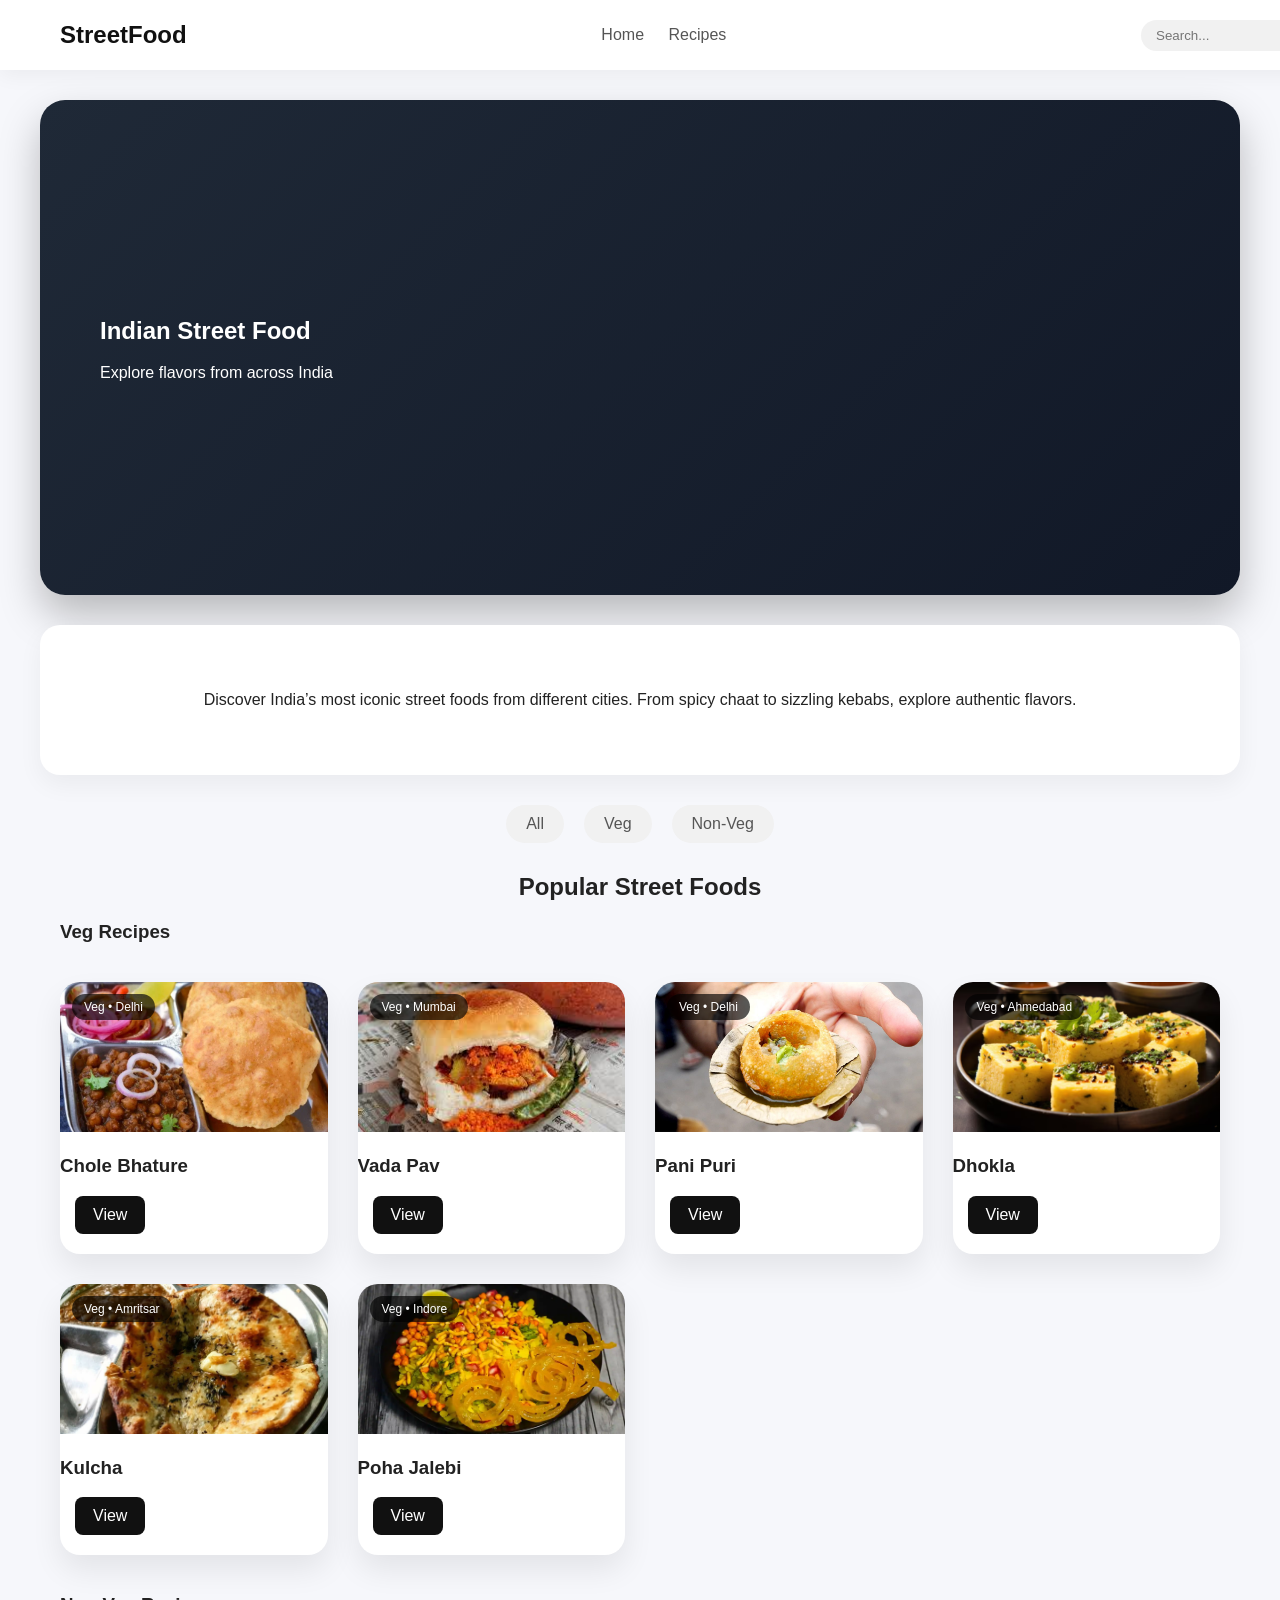
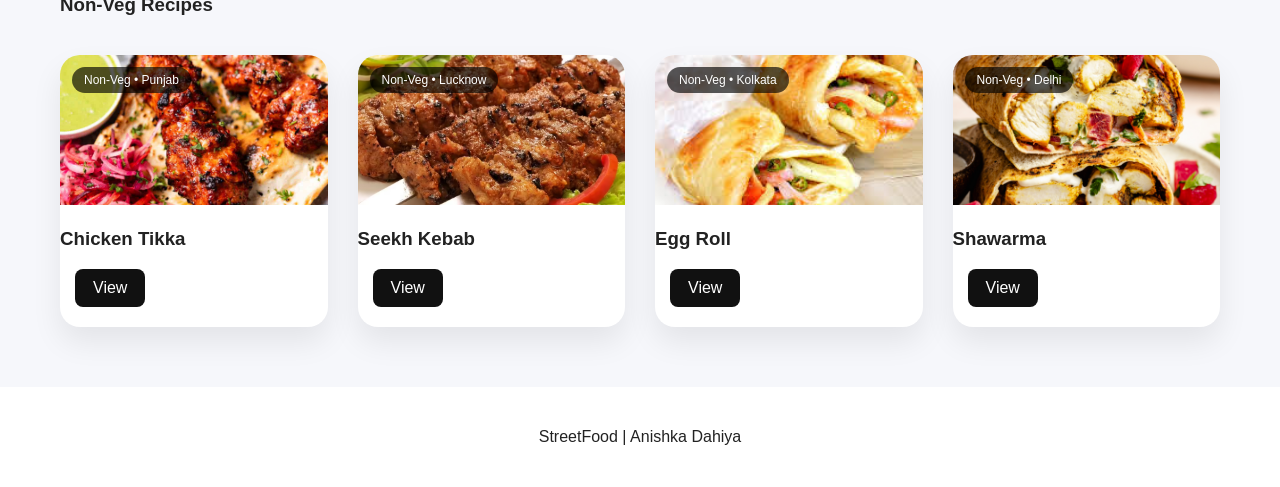
<file: index.html>
<!DOCTYPE html>
<html>
<head>
<title>Indian Street Food</title>
<link rel="stylesheet" href="css/styles.css">
</head>

<body>

<header>
<h2>StreetFood</h2>

<nav>
<a href="index.html" class="active">Home</a>
<a href="#recipes">Recipes</a>
</nav>

<input type="text" placeholder="Search..." class="search">
</header>

<section class="hero">
<div>
<h1>Indian Street Food</h1>
<p>Explore flavors from across India</p>
</div>
</section>

<section class="about">
<p>
Discover India’s most iconic street foods from different cities.
From spicy chaat to sizzling kebabs, explore authentic flavors.
</p>
</section>

<section class="categories">
<a href="#recipes">All</a>
<a href="#veg">Veg</a>
<a href="#nonveg">Non-Veg</a>
</section>

<h2 style="text-align:center" id="recipes">Popular Street Foods</h2>

<h3 style="margin-left:60px" id="veg">Veg Recipes</h3>

<section class="grid">

<div class="card">
<img src="images/chole.jpg">
<span class="badge">Veg • Delhi</span>
<h3>Chole Bhature</h3>
<a href="recipe1.html">View</a>
</div>

<div class="card">
<img src="images/vadapav.jpg">
<span class="badge">Veg • Mumbai</span>
<h3>Vada Pav</h3>
<a href="recipe2.html">View</a>
</div>

<div class="card">
<img src="images/panipuri.jpg">
<span class="badge">Veg • Delhi</span>
<h3>Pani Puri</h3>
<a href="recipe3.html">View</a>
</div>

<div class="card">
<img src="images/dhokla.jpg">
<span class="badge">Veg • Ahmedabad</span>
<h3>Dhokla</h3>
<a href="recipe4.html">View</a>
</div>

<div class="card">
<img src="images/kulcha.jpg">
<span class="badge">Veg • Amritsar</span>
<h3>Kulcha</h3>
<a href="recipe5.html">View</a>
</div>

<div class="card">
<img src="images/poha.jpg">
<span class="badge">Veg • Indore</span>
<h3>Poha Jalebi</h3>
<a href="recipe6.html">View</a>
</div>

</section>

<h3 style="margin-left:60px" id="nonveg">Non-Veg Recipes</h3>

<section class="grid">

<div class="card">
<img src="images/tikka.jpg">
<span class="badge">Non-Veg • Punjab</span>
<h3>Chicken Tikka</h3>
<a href="recipe7.html">View</a>
</div>

<div class="card">
<img src="images/kebab.jpg">
<span class="badge">Non-Veg • Lucknow</span>
<h3>Seekh Kebab</h3>
<a href="recipe8.html">View</a>
</div>

<div class="card">
<img src="images/roll.jpg">
<span class="badge">Non-Veg • Kolkata</span>
<h3>Egg Roll</h3>
<a href="recipe9.html">View</a>
</div>

<div class="card">
<img src="images/shawarma.jpg">
<span class="badge">Non-Veg • Delhi</span>
<h3>Shawarma</h3>
<a href="recipe10.html">View</a>
</div>

</section>

<footer>
<p>StreetFood | Anishka Dahiya</p>
</footer>

</body>
</html>
</file>
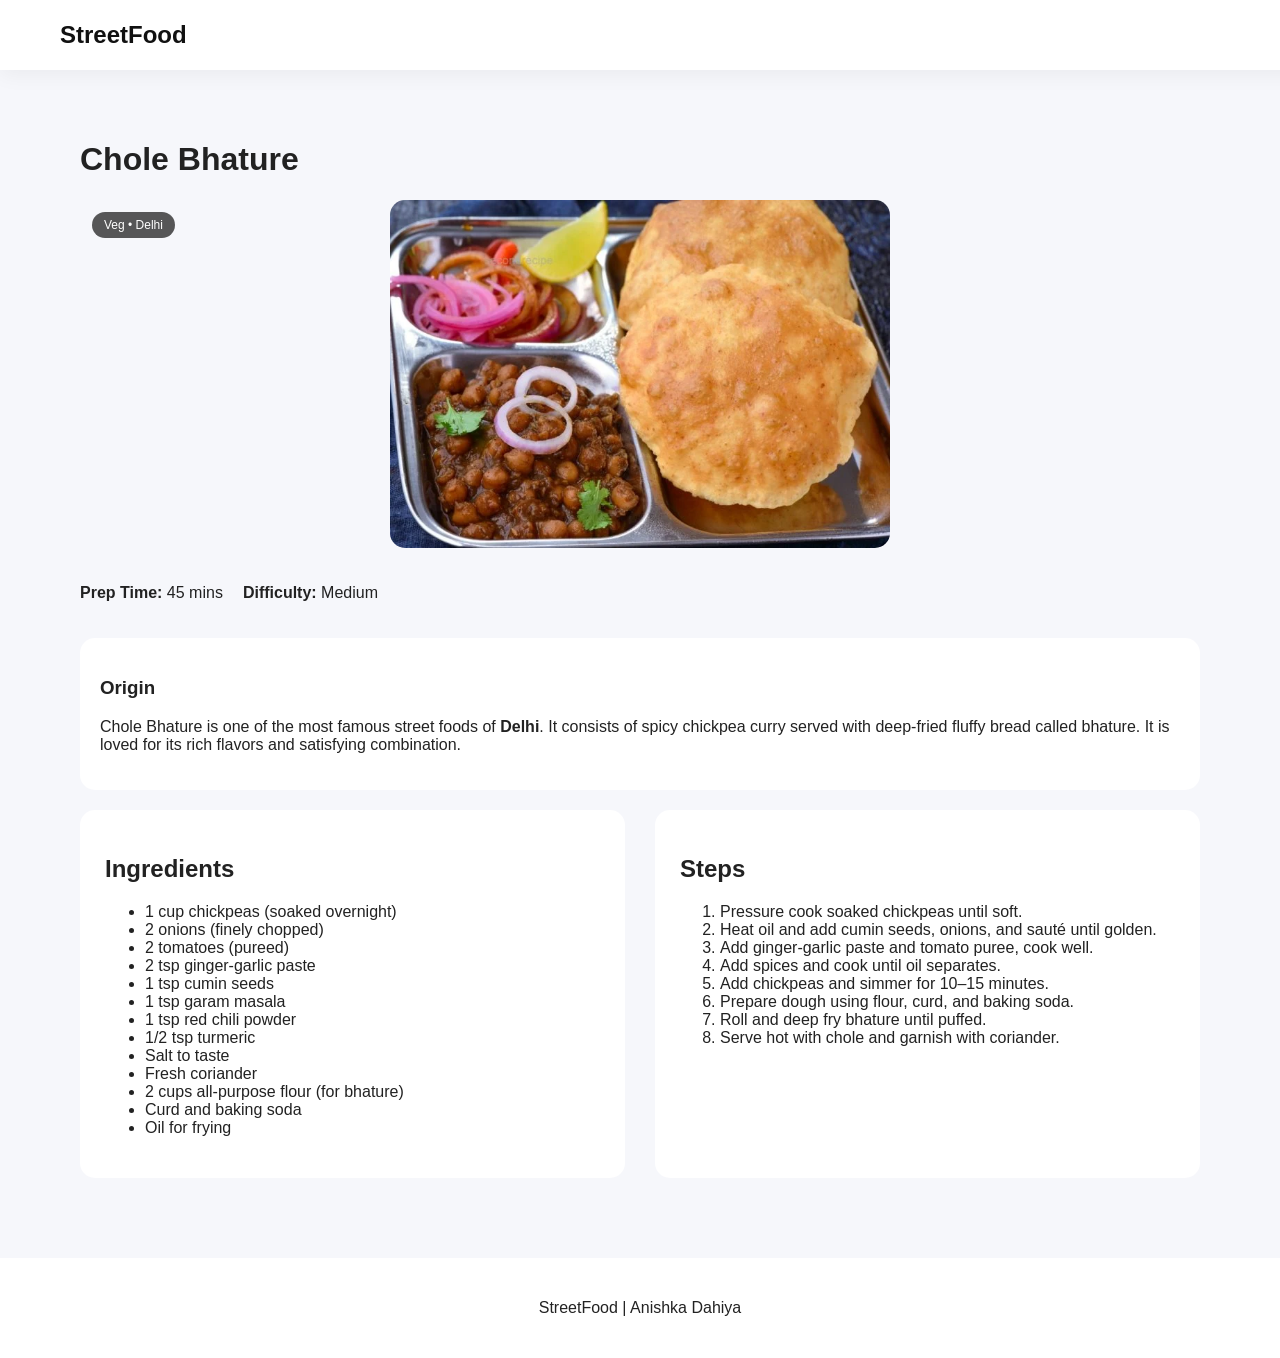
<file: recipe1.html>
<!DOCTYPE html>
<html>
<head>
<title>Chole Bhature</title>
<link rel="stylesheet" href="css/styles.css">
</head>

<body>

<header>
<h2>StreetFood</h2>
<nav><a href="index.html">Home</a></nav>
</header>

<div class="recipe-container">

<h1>Chole Bhature</h1>

<div class="recipe-header">
<img src="images/chole.jpg">
<span class="badge">Veg • Delhi</span>
</div>

<div class="recipe-meta">
<p><b>Prep Time:</b> 45 mins</p>
<p><b>Difficulty:</b> Medium</p>
</div>

<div class="origin-box">
<h3>Origin</h3>
<p>Chole Bhature is one of the most famous street foods of <b>Delhi</b>. It consists of spicy chickpea curry served with deep-fried fluffy bread called bhature. It is loved for its rich flavors and satisfying combination.</p>
</div>

<div class="recipe-content">

<div class="ingredients">
<h2>Ingredients</h2>
<ul>
<li>1 cup chickpeas (soaked overnight)</li>
<li>2 onions (finely chopped)</li>
<li>2 tomatoes (pureed)</li>
<li>2 tsp ginger-garlic paste</li>
<li>1 tsp cumin seeds</li>
<li>1 tsp garam masala</li>
<li>1 tsp red chili powder</li>
<li>1/2 tsp turmeric</li>
<li>Salt to taste</li>
<li>Fresh coriander</li>
<li>2 cups all-purpose flour (for bhature)</li>
<li>Curd and baking soda</li>
<li>Oil for frying</li>
</ul>
</div>

<div class="steps">
<h2>Steps</h2>
<ol>
<li>Pressure cook soaked chickpeas until soft.</li>
<li>Heat oil and add cumin seeds, onions, and sauté until golden.</li>
<li>Add ginger-garlic paste and tomato puree, cook well.</li>
<li>Add spices and cook until oil separates.</li>
<li>Add chickpeas and simmer for 10–15 minutes.</li>
<li>Prepare dough using flour, curd, and baking soda.</li>
<li>Roll and deep fry bhature until puffed.</li>
<li>Serve hot with chole and garnish with coriander.</li>
</ol>
</div>

</div>
</div>

<footer>
<p>StreetFood | Anishka Dahiya</p>
</footer>

</body>
</html>
</file>
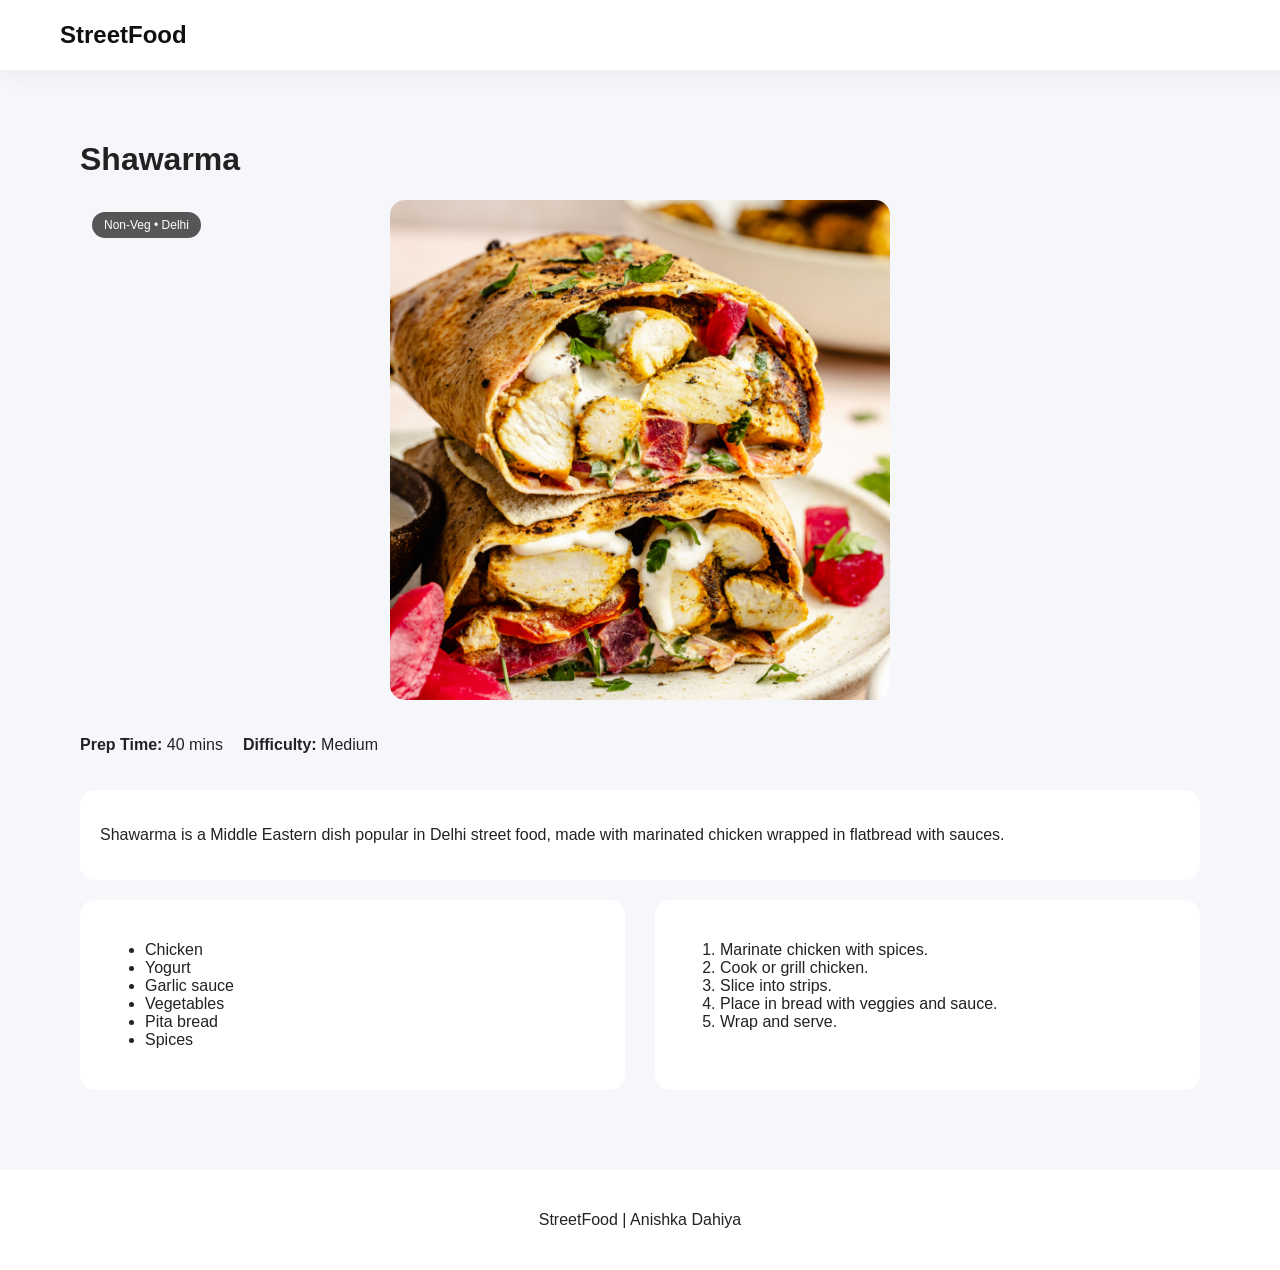
<file: recipe10.html>
<!DOCTYPE html>
<html>
<head>
<title>Shawarma</title>
<link rel="stylesheet" href="css/styles.css">
</head>

<body>

<header>
<h2>StreetFood</h2>
<nav><a href="index.html">Home</a></nav>
</header>

<div class="recipe-container">

<h1>Shawarma</h1>

<div class="recipe-header">
<img src="images/shawarma.jpg">
<span class="badge">Non-Veg • Delhi</span>
</div>

<div class="recipe-meta">
<p><b>Prep Time:</b> 40 mins</p>
<p><b>Difficulty:</b> Medium</p>
</div>

<div class="origin-box">
<p>Shawarma is a Middle Eastern dish popular in Delhi street food, made with marinated chicken wrapped in flatbread with sauces.</p>
</div>

<div class="recipe-content">

<div class="ingredients">
<ul>
<li>Chicken</li>
<li>Yogurt</li>
<li>Garlic sauce</li>
<li>Vegetables</li>
<li>Pita bread</li>
<li>Spices</li>
</ul>
</div>

<div class="steps">
<ol>
<li>Marinate chicken with spices.</li>
<li>Cook or grill chicken.</li>
<li>Slice into strips.</li>
<li>Place in bread with veggies and sauce.</li>
<li>Wrap and serve.</li>
</ol>
</div>

</div>
</div>

<footer>
<p>StreetFood | Anishka Dahiya</p>
</footer>

</body>
</html>
</file>
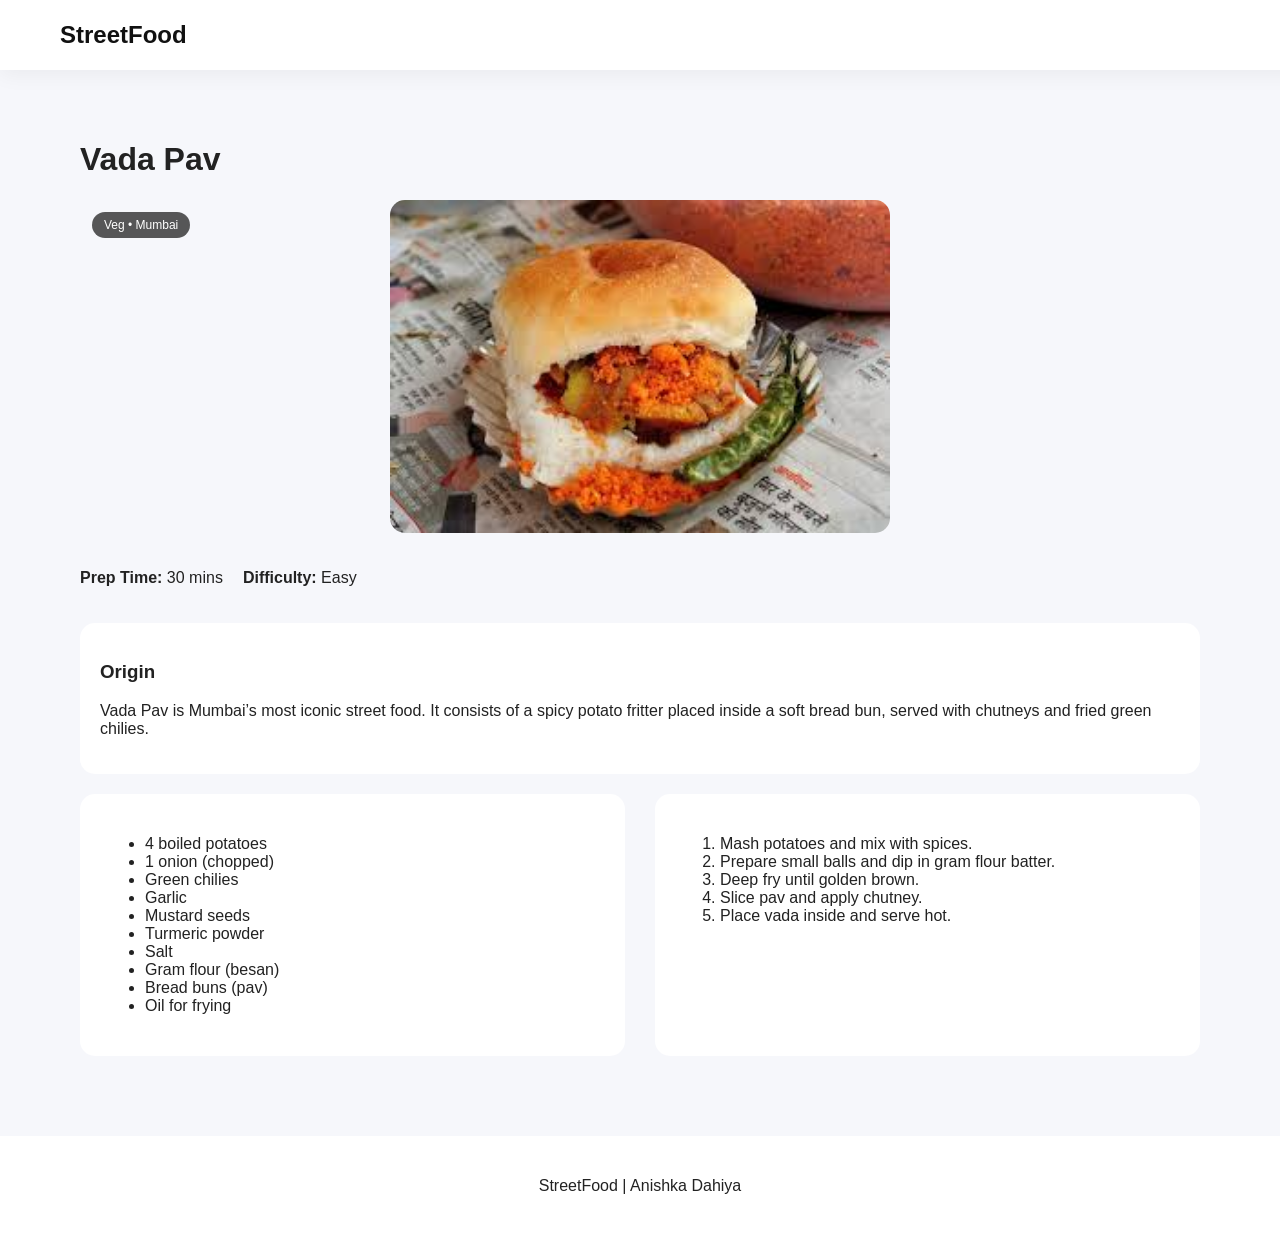
<file: recipe2.html>
<!DOCTYPE html>
<html>
<head>
<title>Vada Pav</title>
<link rel="stylesheet" href="css/styles.css">
</head>

<body>

<header>
<h2>StreetFood</h2>
<nav><a href="index.html">Home</a></nav>
</header>

<div class="recipe-container">

<h1>Vada Pav</h1>

<div class="recipe-header">
<img src="images/vadapav.jpg">
<span class="badge">Veg • Mumbai</span>
</div>

<div class="recipe-meta">
<p><b>Prep Time:</b> 30 mins</p>
<p><b>Difficulty:</b> Easy</p>
</div>

<div class="origin-box">
<h3>Origin</h3>
<p>Vada Pav is Mumbai’s most iconic street food. It consists of a spicy potato fritter placed inside a soft bread bun, served with chutneys and fried green chilies.</p>
</div>

<div class="recipe-content">

<div class="ingredients">
<ul>
<li>4 boiled potatoes</li>
<li>1 onion (chopped)</li>
<li>Green chilies</li>
<li>Garlic</li>
<li>Mustard seeds</li>
<li>Turmeric powder</li>
<li>Salt</li>
<li>Gram flour (besan)</li>
<li>Bread buns (pav)</li>
<li>Oil for frying</li>
</ul>
</div>

<div class="steps">
<ol>
<li>Mash potatoes and mix with spices.</li>
<li>Prepare small balls and dip in gram flour batter.</li>
<li>Deep fry until golden brown.</li>
<li>Slice pav and apply chutney.</li>
<li>Place vada inside and serve hot.</li>
</ol>
</div>

</div>
</div>

<footer>
<p>StreetFood | Anishka Dahiya</p>
</footer>

</body>
</html>
</file>
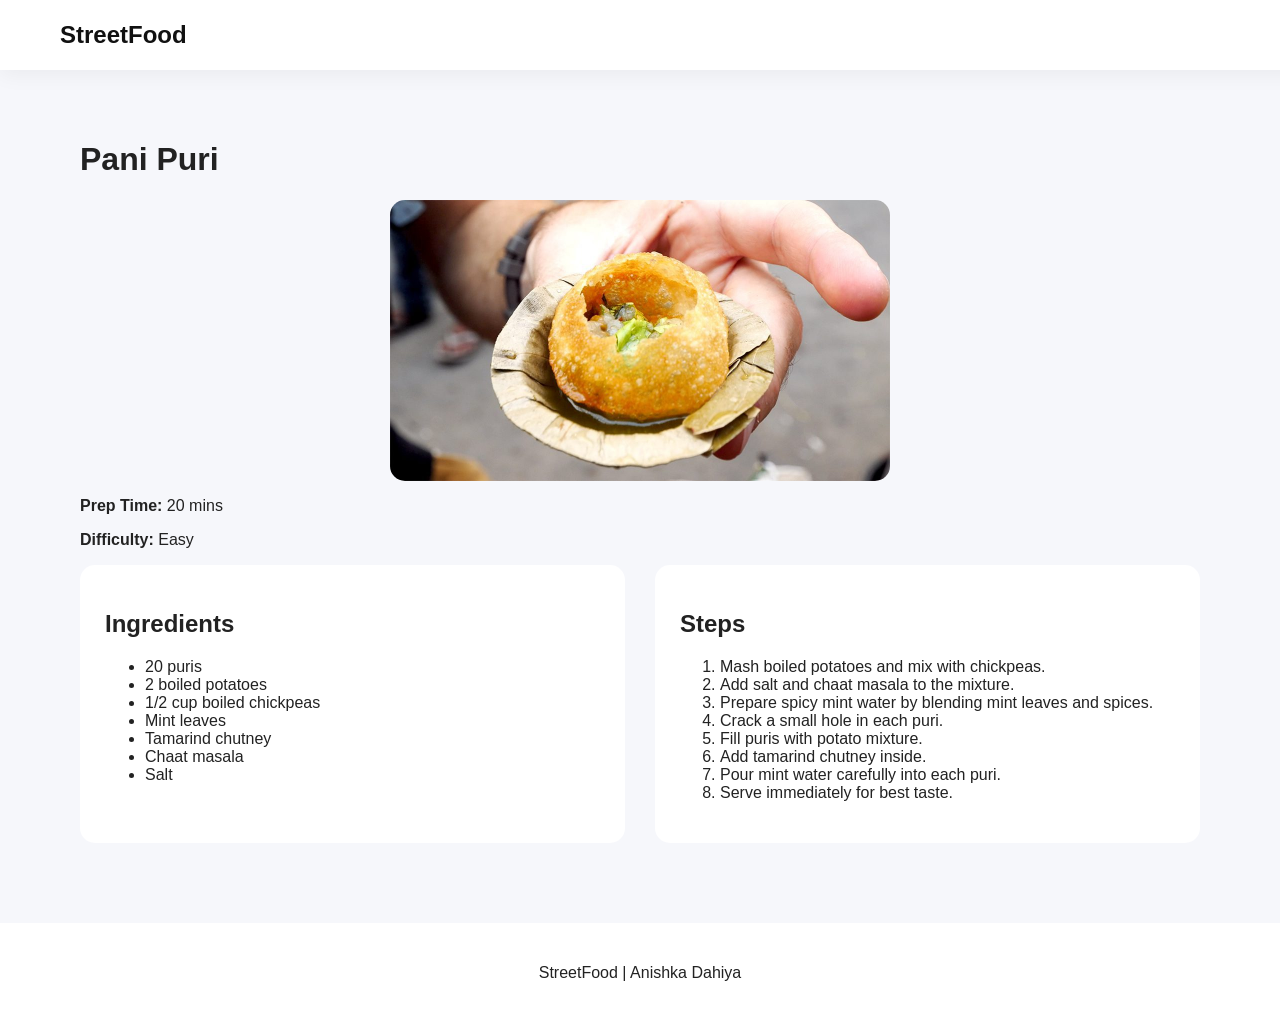
<file: recipe3.html>
<!DOCTYPE html>
<html>
<head>
<title>Pani Puri</title>
<link rel="stylesheet" href="css/styles.css">
</head>
<body>

<header><h2>StreetFood</h2><nav><a href="index.html">Home</a></nav></header>

<div class="recipe-container">
<h1>Pani Puri</h1>

<div class="recipe-header">
<img src="images/panipuri.jpg">
</div>

<p><b>Prep Time:</b> 20 mins</p>
<p><b>Difficulty:</b> Easy</p>

<div class="recipe-content">

<div class="ingredients">
<h2>Ingredients</h2>
<ul>
<li>20 puris</li>
<li>2 boiled potatoes</li>
<li>1/2 cup boiled chickpeas</li>
<li>Mint leaves</li>
<li>Tamarind chutney</li>
<li>Chaat masala</li>
<li>Salt</li>
</ul>
</div>

<div class="steps">
<h2>Steps</h2>
<ol>
<li>Mash boiled potatoes and mix with chickpeas.</li>
<li>Add salt and chaat masala to the mixture.</li>
<li>Prepare spicy mint water by blending mint leaves and spices.</li>
<li>Crack a small hole in each puri.</li>
<li>Fill puris with potato mixture.</li>
<li>Add tamarind chutney inside.</li>
<li>Pour mint water carefully into each puri.</li>
<li>Serve immediately for best taste.</li>
</ol>
</div>

</div>
</div>

<footer>
<p>StreetFood | Anishka Dahiya</p>
</footer>

</body>
</html>
</file>
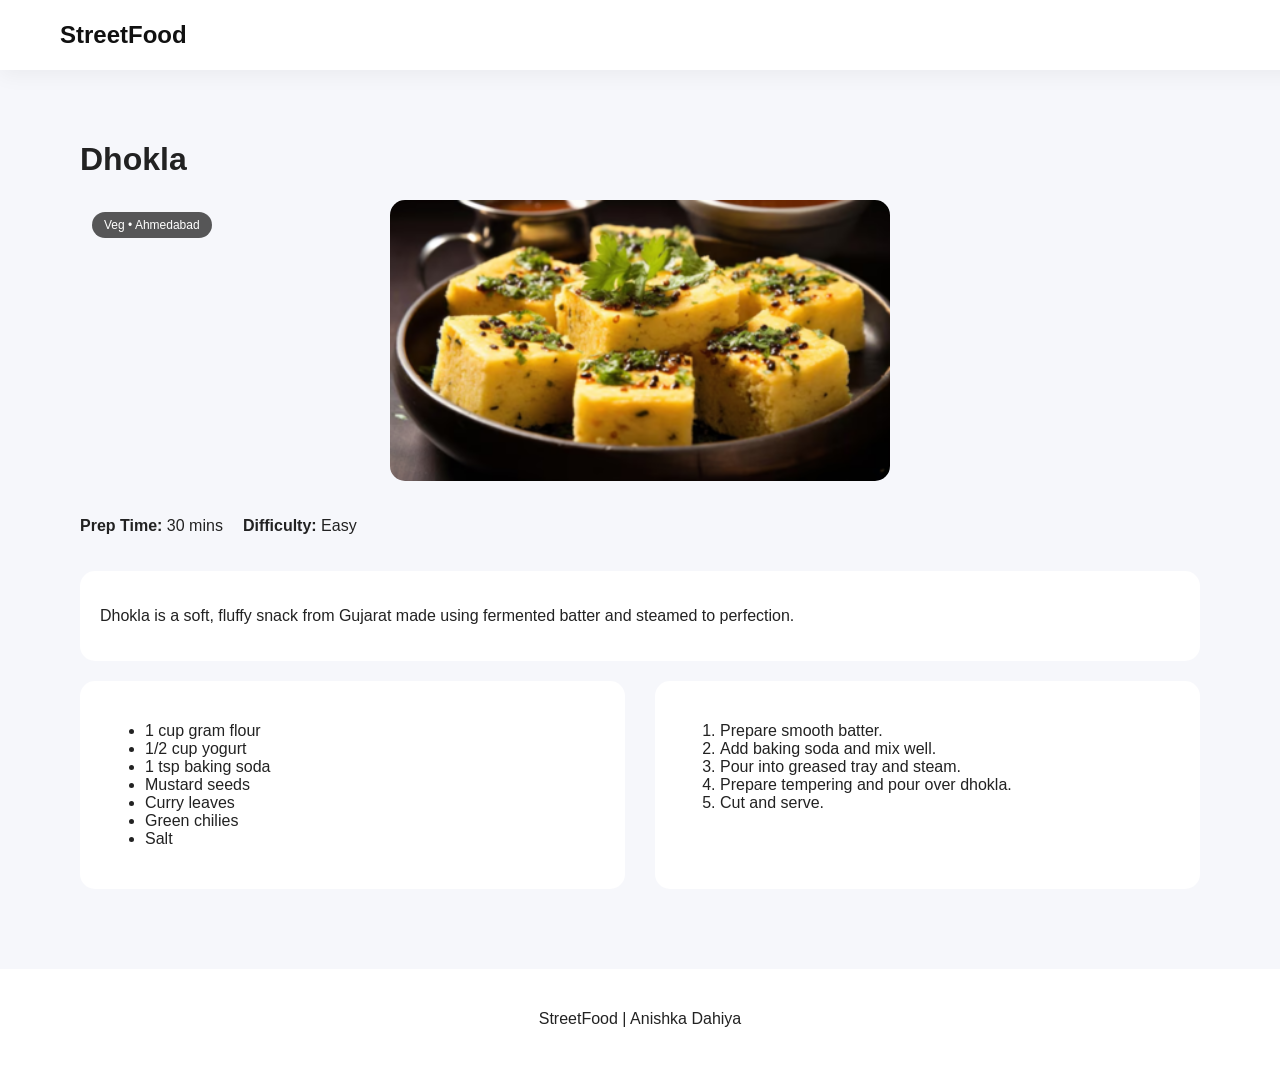
<file: recipe4.html>
<!DOCTYPE html>
<html>
<head>
<title>Dhokla</title>
<link rel="stylesheet" href="css/styles.css">
</head>

<body>

<header>
<h2>StreetFood</h2>
<nav><a href="index.html">Home</a></nav>
</header>

<div class="recipe-container">

<h1>Dhokla</h1>

<div class="recipe-header">
<img src="images/dhokla.jpg">
<span class="badge">Veg • Ahmedabad</span>
</div>

<div class="recipe-meta">
<p><b>Prep Time:</b> 30 mins</p>
<p><b>Difficulty:</b> Easy</p>
</div>

<div class="origin-box">
<p>Dhokla is a soft, fluffy snack from Gujarat made using fermented batter and steamed to perfection.</p>
</div>

<div class="recipe-content">

<div class="ingredients">
<ul>
<li>1 cup gram flour</li>
<li>1/2 cup yogurt</li>
<li>1 tsp baking soda</li>
<li>Mustard seeds</li>
<li>Curry leaves</li>
<li>Green chilies</li>
<li>Salt</li>
</ul>
</div>

<div class="steps">
<ol>
<li>Prepare smooth batter.</li>
<li>Add baking soda and mix well.</li>
<li>Pour into greased tray and steam.</li>
<li>Prepare tempering and pour over dhokla.</li>
<li>Cut and serve.</li>
</ol>
</div>

</div>
</div>

<footer>
<p>StreetFood | Anishka Dahiya</p>
</footer>

</body>
</html>
</file>
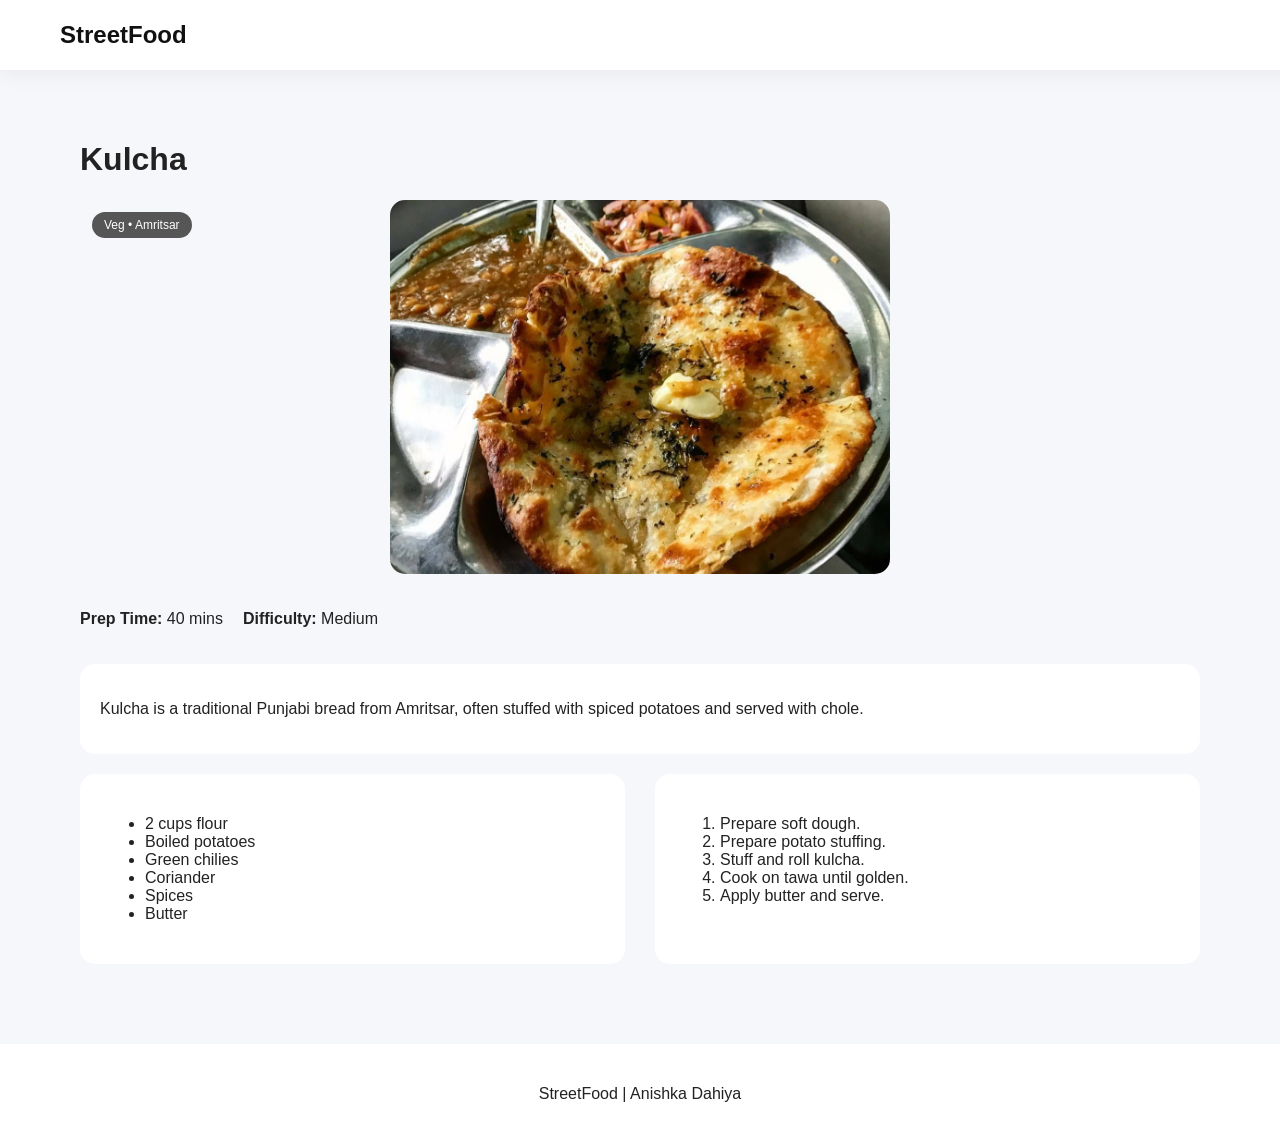
<file: recipe5.html>
<!DOCTYPE html>
<html>
<head>
<title>Kulcha</title>
<link rel="stylesheet" href="css/styles.css">
</head>

<body>

<header>
<h2>StreetFood</h2>
<nav><a href="index.html">Home</a></nav>
</header>

<div class="recipe-container">

<h1>Kulcha</h1>

<div class="recipe-header">
<img src="images/kulcha.jpg">
<span class="badge">Veg • Amritsar</span>
</div>

<div class="recipe-meta">
<p><b>Prep Time:</b> 40 mins</p>
<p><b>Difficulty:</b> Medium</p>
</div>

<div class="origin-box">
<p>Kulcha is a traditional Punjabi bread from Amritsar, often stuffed with spiced potatoes and served with chole.</p>
</div>

<div class="recipe-content">

<div class="ingredients">
<ul>
<li>2 cups flour</li>
<li>Boiled potatoes</li>
<li>Green chilies</li>
<li>Coriander</li>
<li>Spices</li>
<li>Butter</li>
</ul>
</div>

<div class="steps">
<ol>
<li>Prepare soft dough.</li>
<li>Prepare potato stuffing.</li>
<li>Stuff and roll kulcha.</li>
<li>Cook on tawa until golden.</li>
<li>Apply butter and serve.</li>
</ol>
</div>

</div>
</div>

<footer>
<p>StreetFood | Anishka Dahiya</p>
</footer>

</body>
</html>
</file>
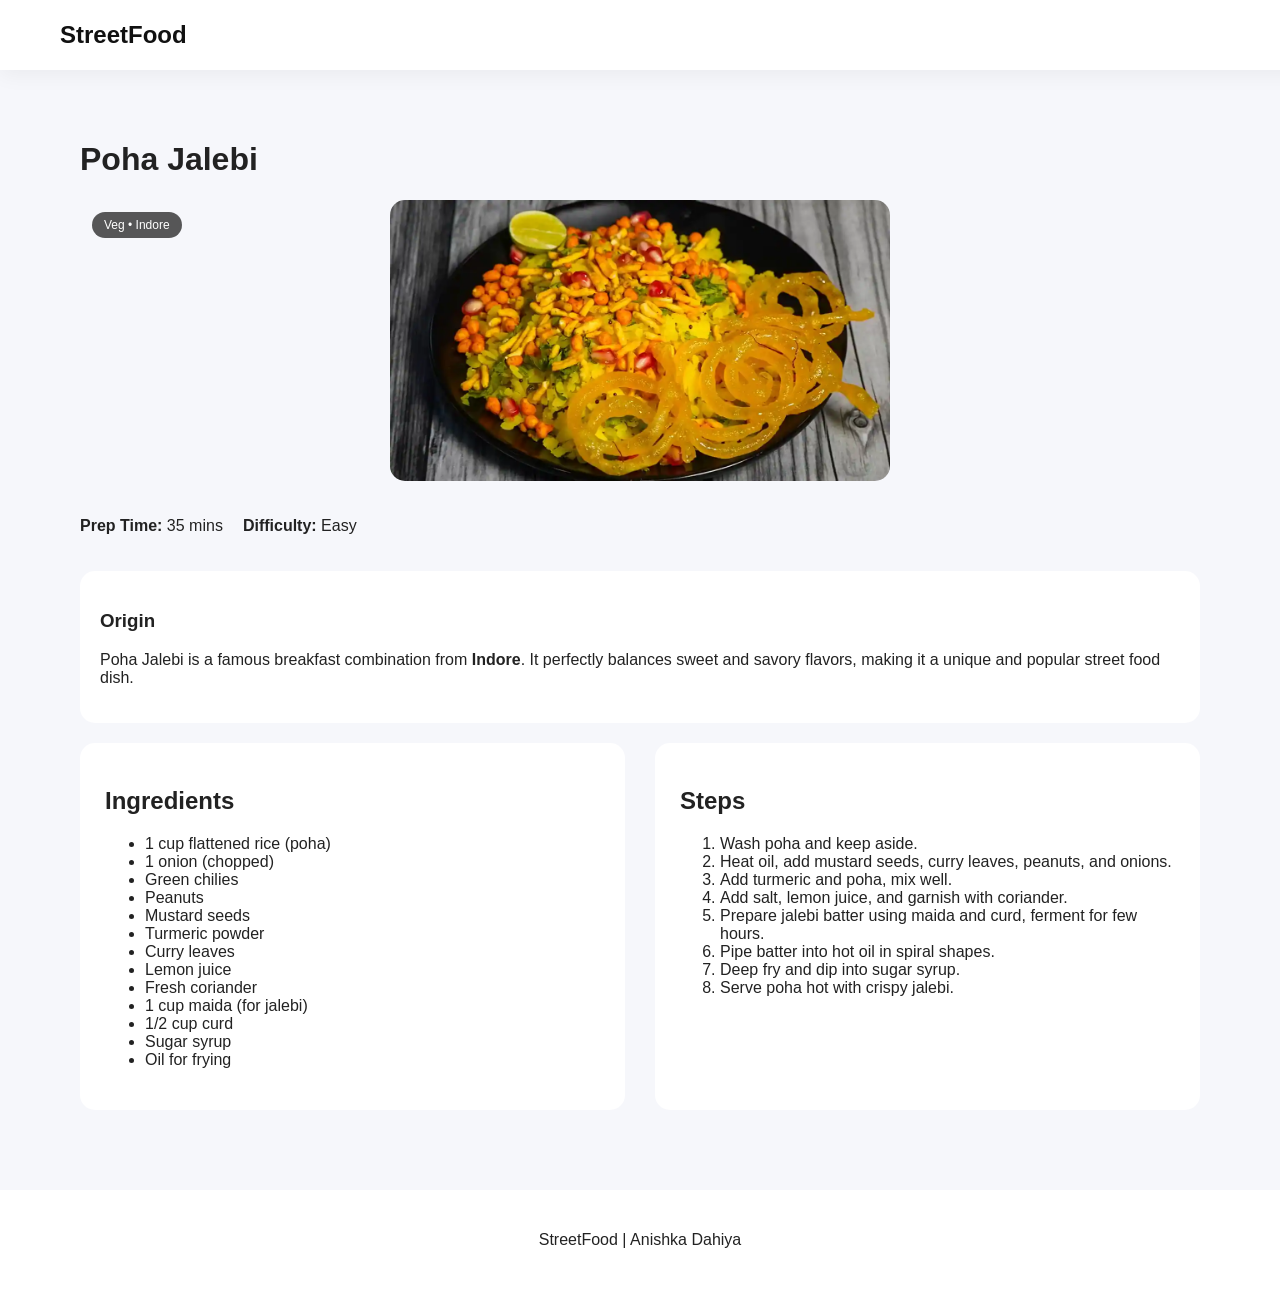
<file: recipe6.html>
<!DOCTYPE html>
<html>
<head>
<title>Poha Jalebi</title>
<link rel="stylesheet" href="css/styles.css">
</head>

<body>

<header>
<h2>StreetFood</h2>
<nav><a href="index.html">Home</a></nav>
</header>

<div class="recipe-container">

<h1>Poha Jalebi</h1>

<div class="recipe-header">
<img src="images/poha.jpg">
<span class="badge">Veg • Indore</span>
</div>

<div class="recipe-meta">
<p><b>Prep Time:</b> 35 mins</p>
<p><b>Difficulty:</b> Easy</p>
</div>

<div class="origin-box">
<h3>Origin</h3>
<p>Poha Jalebi is a famous breakfast combination from <b>Indore</b>. It perfectly balances sweet and savory flavors, making it a unique and popular street food dish.</p>
</div>

<div class="recipe-content">

<div class="ingredients">
<h2>Ingredients</h2>
<ul>
<li>1 cup flattened rice (poha)</li>
<li>1 onion (chopped)</li>
<li>Green chilies</li>
<li>Peanuts</li>
<li>Mustard seeds</li>
<li>Turmeric powder</li>
<li>Curry leaves</li>
<li>Lemon juice</li>
<li>Fresh coriander</li>
<li>1 cup maida (for jalebi)</li>
<li>1/2 cup curd</li>
<li>Sugar syrup</li>
<li>Oil for frying</li>
</ul>
</div>

<div class="steps">
<h2>Steps</h2>
<ol>
<li>Wash poha and keep aside.</li>
<li>Heat oil, add mustard seeds, curry leaves, peanuts, and onions.</li>
<li>Add turmeric and poha, mix well.</li>
<li>Add salt, lemon juice, and garnish with coriander.</li>
<li>Prepare jalebi batter using maida and curd, ferment for few hours.</li>
<li>Pipe batter into hot oil in spiral shapes.</li>
<li>Deep fry and dip into sugar syrup.</li>
<li>Serve poha hot with crispy jalebi.</li>
</ol>
</div>

</div>
</div>

<footer>
<p>StreetFood | Anishka Dahiya</p>
</footer>

</body>
</html>
</file>
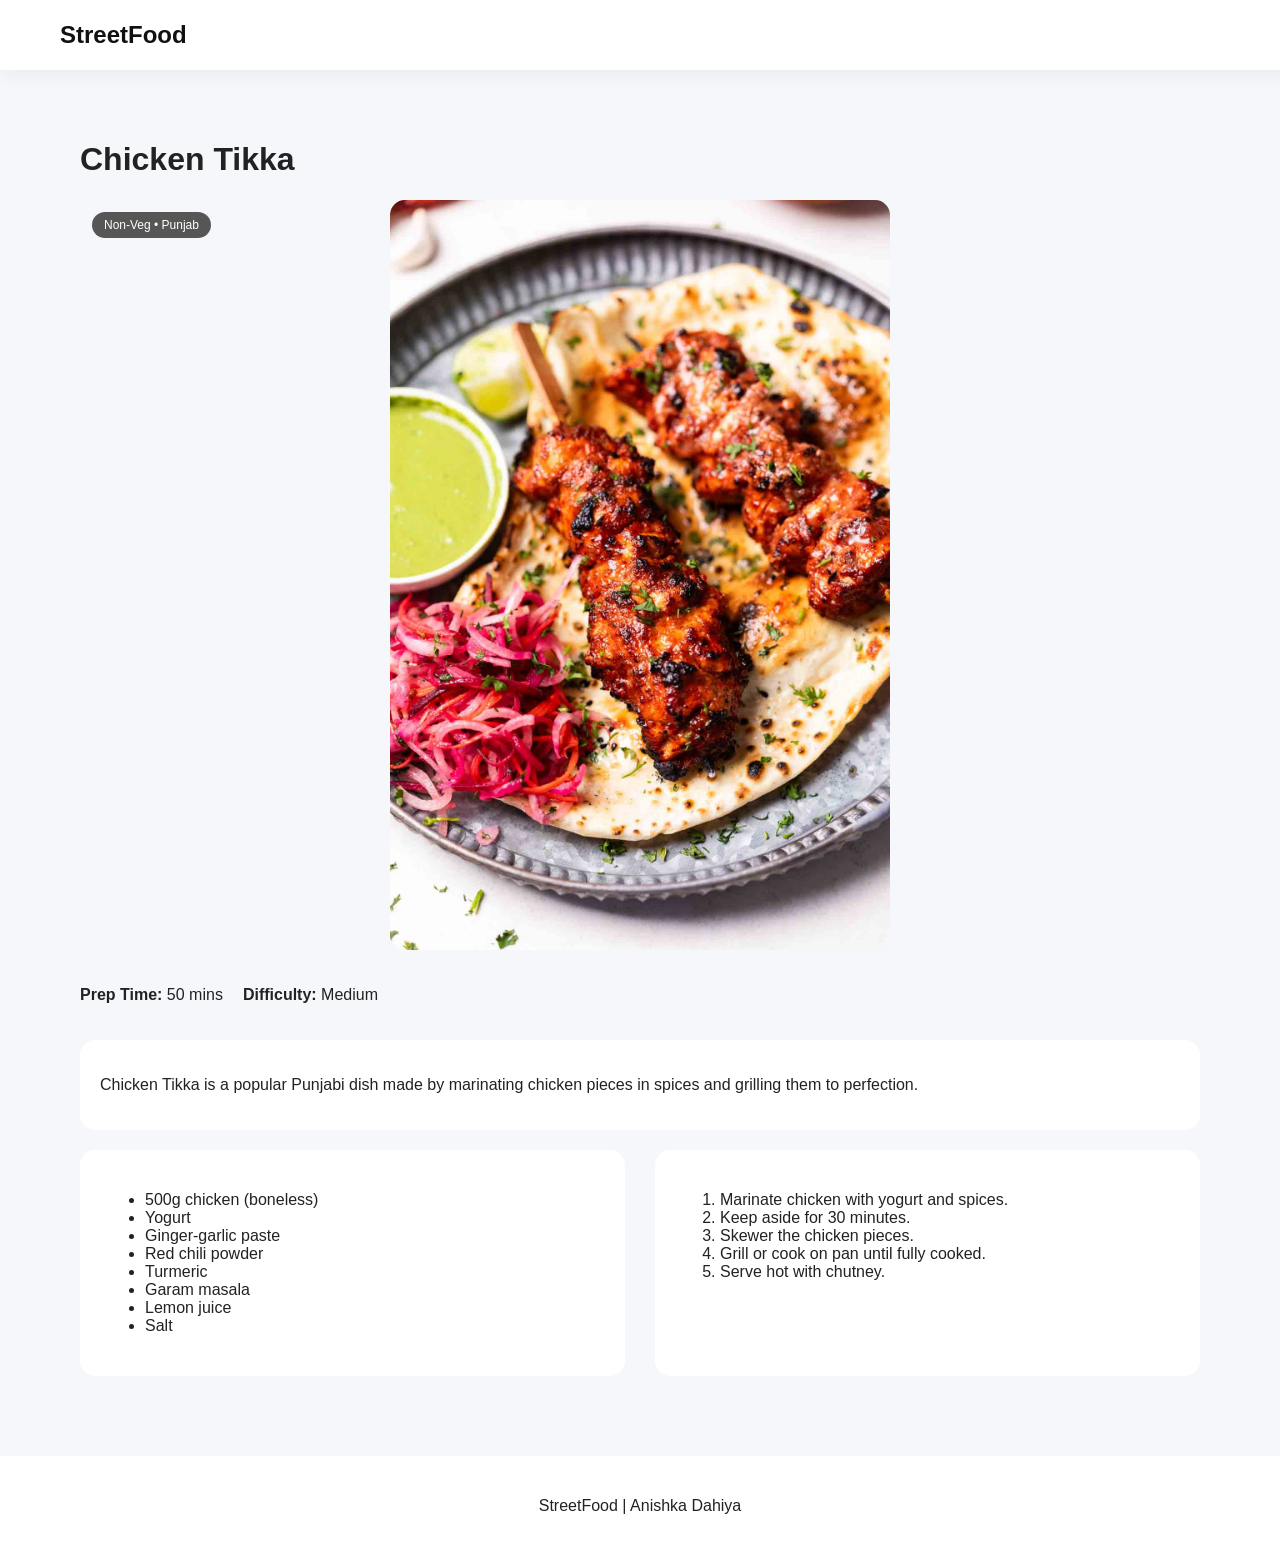
<file: recipe7.html>
<!DOCTYPE html>
<html>
<head>
<title>Chicken Tikka</title>
<link rel="stylesheet" href="css/styles.css">
</head>

<body>

<header>
<h2>StreetFood</h2>
<nav><a href="index.html">Home</a></nav>
</header>

<div class="recipe-container">

<h1>Chicken Tikka</h1>

<div class="recipe-header">
<img src="images/tikka.jpg">
<span class="badge">Non-Veg • Punjab</span>
</div>

<div class="recipe-meta">
<p><b>Prep Time:</b> 50 mins</p>
<p><b>Difficulty:</b> Medium</p>
</div>

<div class="origin-box">
<p>Chicken Tikka is a popular Punjabi dish made by marinating chicken pieces in spices and grilling them to perfection.</p>
</div>

<div class="recipe-content">

<div class="ingredients">
<ul>
<li>500g chicken (boneless)</li>
<li>Yogurt</li>
<li>Ginger-garlic paste</li>
<li>Red chili powder</li>
<li>Turmeric</li>
<li>Garam masala</li>
<li>Lemon juice</li>
<li>Salt</li>
</ul>
</div>

<div class="steps">
<ol>
<li>Marinate chicken with yogurt and spices.</li>
<li>Keep aside for 30 minutes.</li>
<li>Skewer the chicken pieces.</li>
<li>Grill or cook on pan until fully cooked.</li>
<li>Serve hot with chutney.</li>
</ol>
</div>

</div>
</div>

<footer>
<p>StreetFood | Anishka Dahiya</p>
</footer>

</body>
</html>
</file>
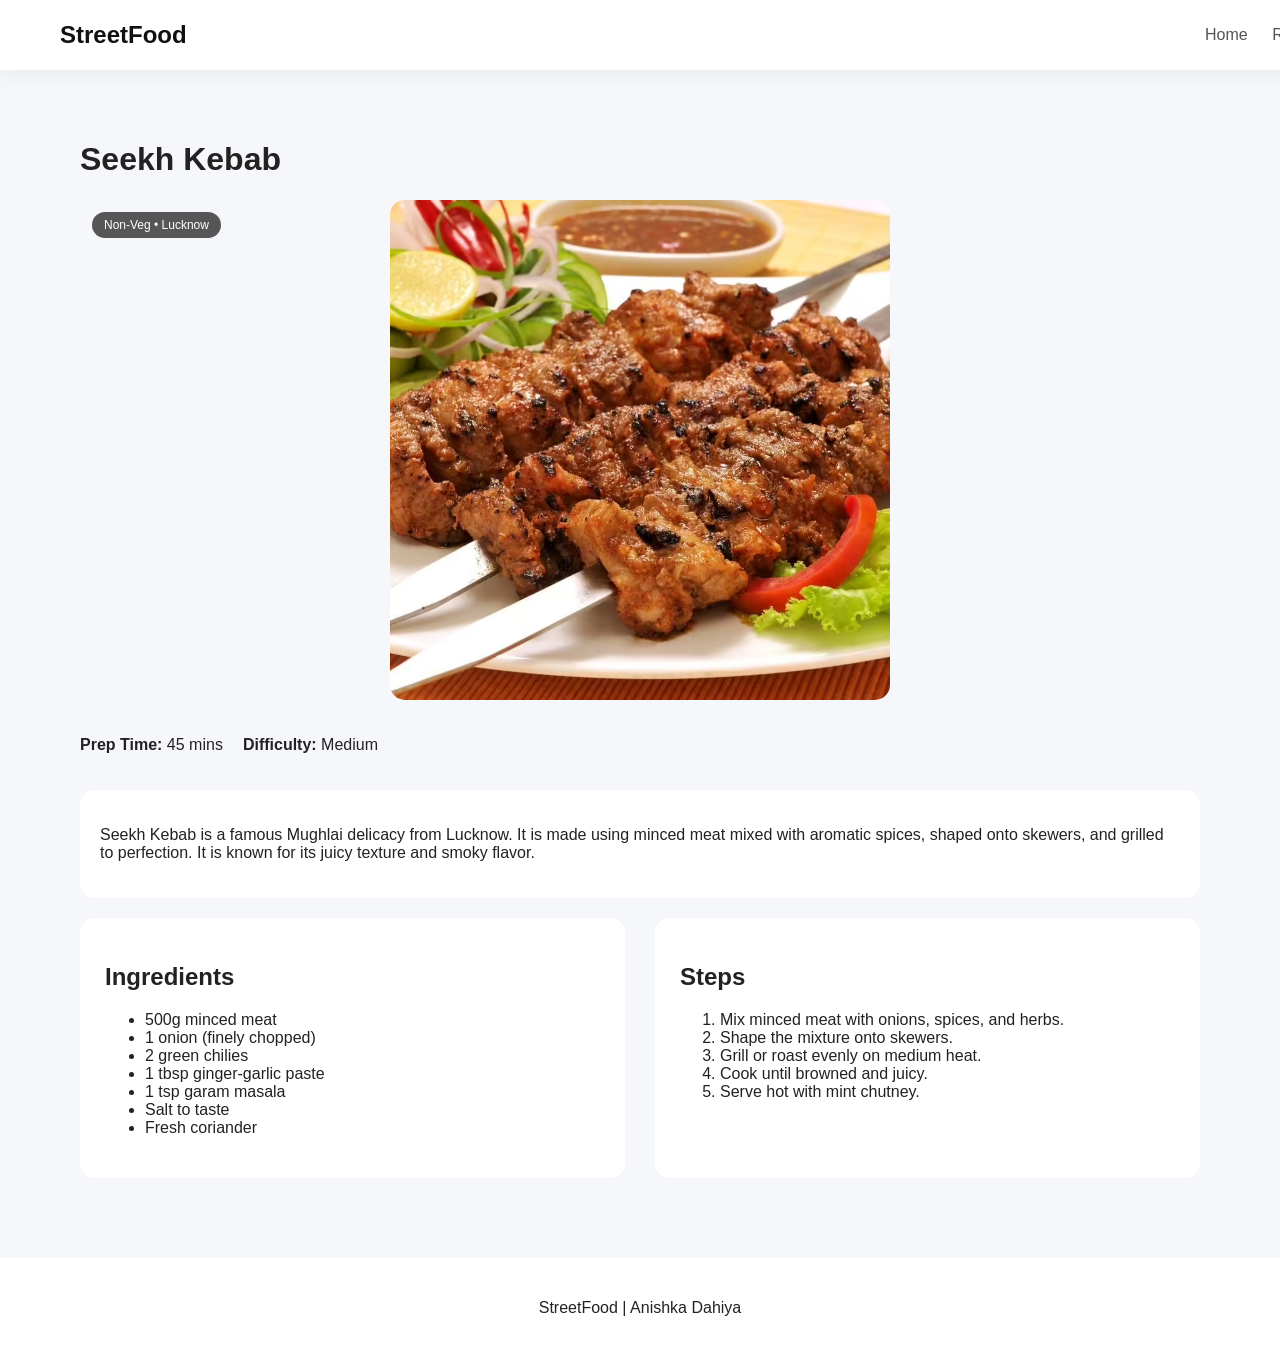
<file: recipe8.html>
<!DOCTYPE html>
<html>
<head>
<title>Seekh Kebab</title>
<link rel="stylesheet" href="css/styles.css">
</head>

<body>

<header>
<h2>StreetFood</h2>
<nav>
<a href="index.html">Home</a>
<a href="index.html#recipes" class="active">Recipes</a>
</nav>
</header>

<div class="recipe-container">

<h1>Seekh Kebab</h1>

<div class="recipe-header">
<img src="images/kebab.jpg">
<span class="badge">Non-Veg • Lucknow</span>
</div>

<div class="recipe-meta">
<p><b>Prep Time:</b> 45 mins</p>
<p><b>Difficulty:</b> Medium</p>
</div>

<div class="origin-box">
<p>Seekh Kebab is a famous Mughlai delicacy from Lucknow. It is made using minced meat mixed with aromatic spices, shaped onto skewers, and grilled to perfection. It is known for its juicy texture and smoky flavor.</p>
</div>

<div class="recipe-content">

<div class="ingredients">
<h2>Ingredients</h2>
<ul>
<li>500g minced meat</li>
<li>1 onion (finely chopped)</li>
<li>2 green chilies</li>
<li>1 tbsp ginger-garlic paste</li>
<li>1 tsp garam masala</li>
<li>Salt to taste</li>
<li>Fresh coriander</li>
</ul>
</div>

<div class="steps">
<h2>Steps</h2>
<ol>
<li>Mix minced meat with onions, spices, and herbs.</li>
<li>Shape the mixture onto skewers.</li>
<li>Grill or roast evenly on medium heat.</li>
<li>Cook until browned and juicy.</li>
<li>Serve hot with mint chutney.</li>
</ol>
</div>

</div>
</div>

<footer>
<p>StreetFood | Anishka Dahiya</p>
</footer>

</body>
</html>
</file>
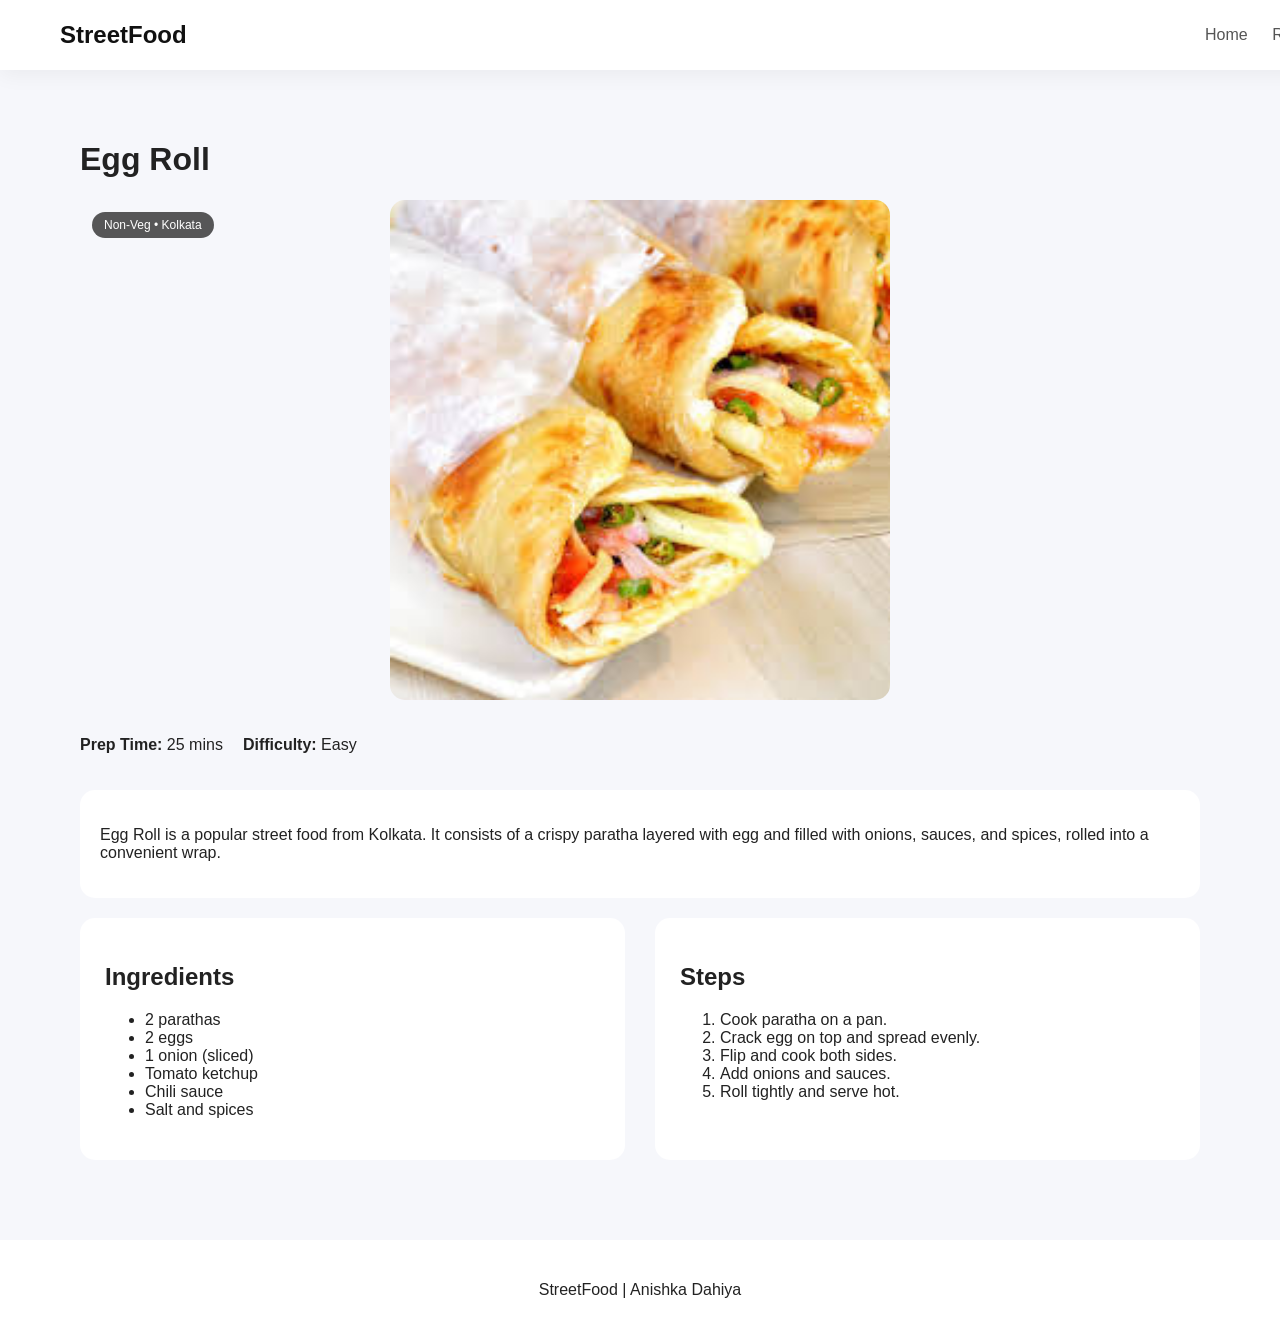
<file: recipe9.html>
<!DOCTYPE html>
<html>
<head>
<title>Egg Roll</title>
<link rel="stylesheet" href="css/styles.css">
</head>

<body>

<header>
<h2>StreetFood</h2>
<nav>
<a href="index.html">Home</a>
<a href="index.html#recipes" class="active">Recipes</a>
</nav>
</header>

<div class="recipe-container">

<h1>Egg Roll</h1>

<div class="recipe-header">
<img src="images/roll.jpg">
<span class="badge">Non-Veg • Kolkata</span>
</div>

<div class="recipe-meta">
<p><b>Prep Time:</b> 25 mins</p>
<p><b>Difficulty:</b> Easy</p>
</div>

<div class="origin-box">
<p>Egg Roll is a popular street food from Kolkata. It consists of a crispy paratha layered with egg and filled with onions, sauces, and spices, rolled into a convenient wrap.</p>
</div>

<div class="recipe-content">

<div class="ingredients">
<h2>Ingredients</h2>
<ul>
<li>2 parathas</li>
<li>2 eggs</li>
<li>1 onion (sliced)</li>
<li>Tomato ketchup</li>
<li>Chili sauce</li>
<li>Salt and spices</li>
</ul>
</div>

<div class="steps">
<h2>Steps</h2>
<ol>
<li>Cook paratha on a pan.</li>
<li>Crack egg on top and spread evenly.</li>
<li>Flip and cook both sides.</li>
<li>Add onions and sauces.</li>
<li>Roll tightly and serve hot.</li>
</ol>
</div>

</div>
</div>

<footer>
<p>StreetFood | Anishka Dahiya</p>
</footer>

</body>
</html>
</file>
<file: css/styles.css>
body {
  margin: 0;
  font-family: 'Poppins', sans-serif;
  background: #f6f7fb;
  color: #222;
  padding-top: 80px; 
}

/* NAVBAR */
header {
  position: fixed;
  top: 0;
  width: 100%;
  height: 70px;
  background: white;
  display: flex;
  justify-content: space-between;
  align-items: center;
  padding: 0 60px;
  box-shadow: 0 5px 20px rgba(0,0,0,0.05);
  z-index: 1000;
}

header h2 {
  color: #111;
}

nav a {
  margin: 0 10px;
  text-decoration: none;
  color: #555;
}

nav a:hover {
  color: #111;
}

/* SEARCH */
.search {
  padding: 8px 15px;
  border-radius: 20px;
  border: none;
  background: #f1f1f1;
}

/* HERO */
.hero {
  height: 55vh;
  display: flex;
  align-items: center;
  padding: 0 60px;
  margin: 20px 40px;
  border-radius: 25px;
  color: white;
  background: linear-gradient(135deg, #1f2937, #111827);
  box-shadow: 0 20px 40px rgba(0,0,0,0.25);
}

.hero-text h1 {
  font-size: 48px;
}

.hero-text p {
  font-size: 18px;
}

/* ABOUT */
.about {
  text-align: center;
  padding: 50px 80px;
  background: white;
  margin: 30px 40px;
  border-radius: 20px;
  box-shadow: 0 10px 25px rgba(0,0,0,0.05);
}

/* CATEGORY NAV */
.categories {
  display: flex;
  justify-content: center;
  gap: 20px;
  margin: 30px 0;
}

.categories a {
  text-decoration: none;
  padding: 10px 20px;
  border-radius: 30px;
  color: #555;
  background: #f1f1f1;
}

.categories a:hover,
.categories a.active {
  background: #111;
  color: white;
}

/* TITLES */
.section-title {
  text-align: center;
  font-size: 32px;
}

.sub-heading {
  margin-left: 60px;
  margin-top: 40px;
}

/* GRID */
.grid {
  display: grid;
  grid-template-columns: repeat(auto-fit, minmax(260px, 1fr));
  gap: 30px;
  padding: 20px 60px;
}

/* CARD */
.card {
  background: white;
  border-radius: 20px;
  overflow: hidden;
  box-shadow: 0 15px 30px rgba(0,0,0,0.08);
  position: relative;
  transition: 0.3s;
}

.card:hover {
  transform: translateY(-8px);
}

.card img {
  width: 100%;
  aspect-ratio: 16/9;
  object-fit: cover;
}

/* BADGE */
.badge {
  position: absolute;
  top: 12px;
  left: 12px;
  background: rgba(0,0,0,0.65);
  color: white;
  padding: 6px 12px;
  border-radius: 20px;
  font-size: 12px;
}

/* BUTTON */
.card a {
  margin: 0 15px 20px;
  display: inline-block;
  padding: 10px 18px;
  background: #111;
  color: white;
  border-radius: 8px;
  text-decoration: none;
}

/* RECIPE PAGE */
.recipe-container {
  padding: 40px 80px;
}

.recipe-header {
  position: relative;
}
.recipe-header img {
  width: 100%;
  max-width: 500px;   
  height: auto;       
  display: block;
  margin: 0 auto;
  border-radius: 15px;
}
.recipe-meta {
  margin: 20px 0;
  display: flex;
  gap: 20px;
}

.origin-box {
  background: white;
  padding: 20px;
  border-radius: 15px;
  margin: 20px 0;
}

.recipe-content {
  display: flex;
  gap: 30px;
}

.ingredients,
.steps {
  flex: 1;
  background: white;
  padding: 25px;
  border-radius: 15px;
}

/* FOOTER */
footer {
  text-align: center;
  padding: 25px;
  background: white;
  margin-top: 40px;
}

/* MOBILE */
@media (max-width: 768px) {
  .recipe-content {
    flex-direction: column;
  }

  header {
    flex-direction: column;
    height: auto;
    padding: 15px;
  }
}
</file>
